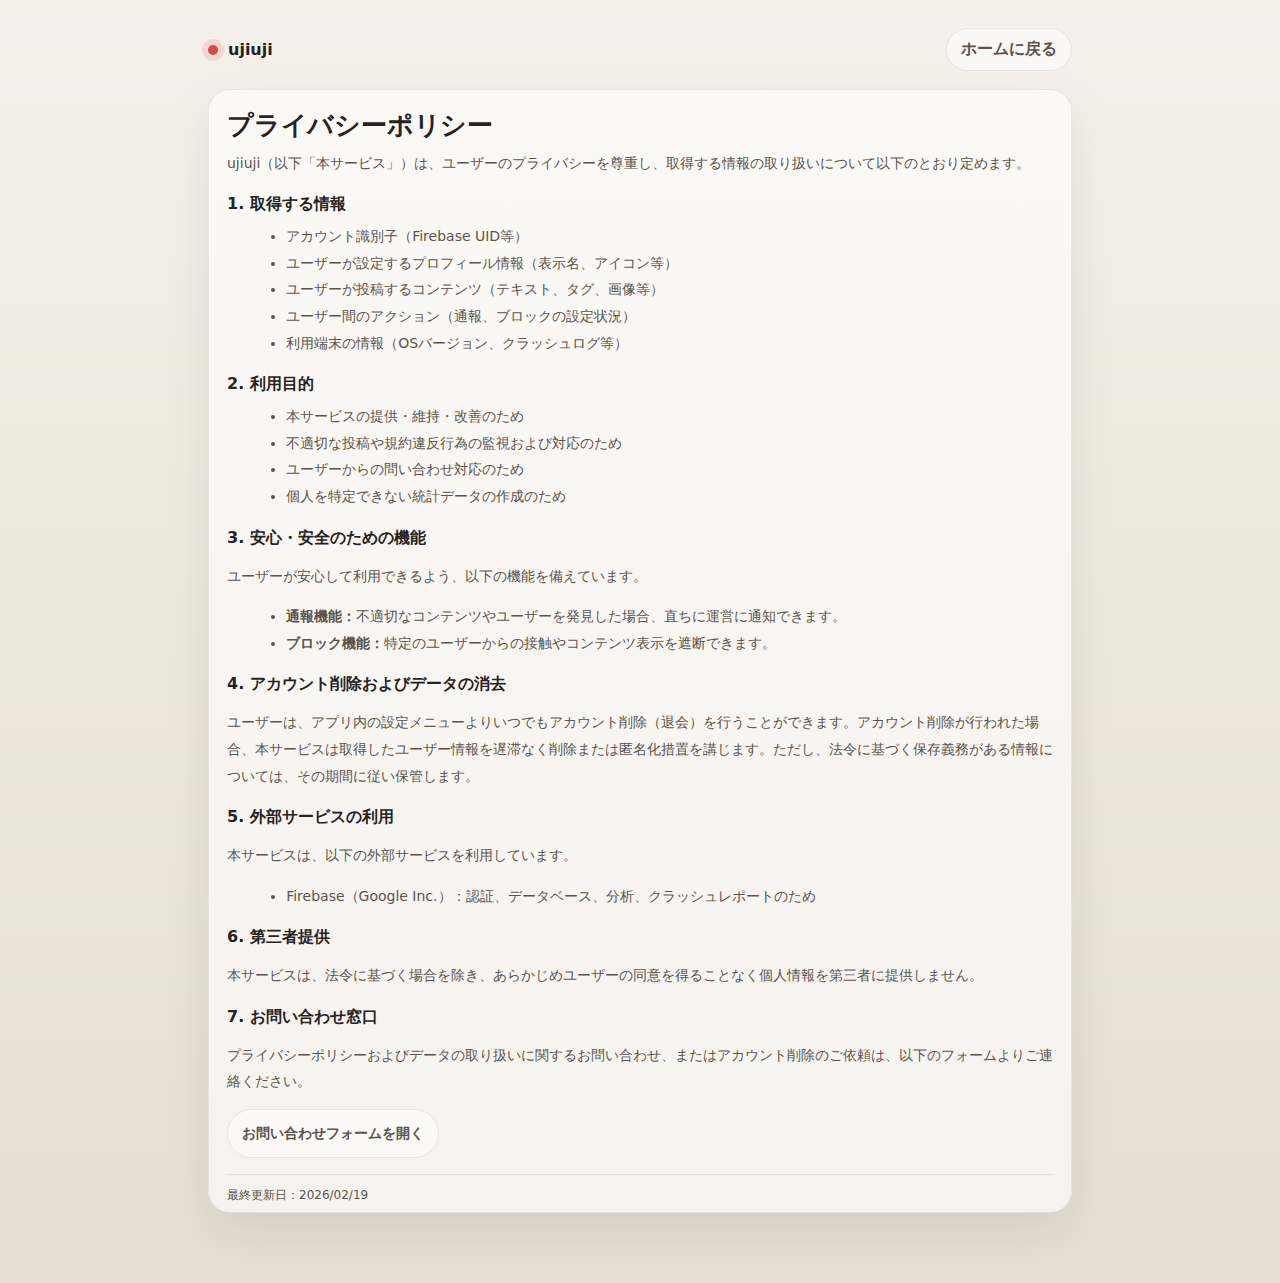
<file: privacy.html>
<!doctype html>
<html lang="ja">
<head>
  <meta charset="utf-8" />
  <meta name="viewport" content="width=device-width,initial-scale=1" />
  <title>プライバシーポリシー｜ujiuji</title>
  <style>
    :root{
      --bg1:#f5f1ea; --bg2:#eee7dd; --bg3:#e6ded3;
      --ink:#26231f; --sub:#5a544c;
      --card:rgba(255,255,255,.62); --line:rgba(0,0,0,.08);
      --accent:#d64a4a; --radius:22px; --shadow:0 18px 50px rgba(0,0,0,.08);
      --max:900px;
    }
    *{box-sizing:border-box}
    body{
      margin:0; color:var(--ink);
      font-family: ui-sans-serif, system-ui, -apple-system, "Hiragino Sans", "Noto Sans JP";
      background: linear-gradient(180deg, var(--bg1), var(--bg2), var(--bg3));
    }
    a{color:inherit}
    .wrap{max-width:var(--max); margin:0 auto; padding:28px 18px 70px}
    .top{display:flex; align-items:center; justify-content:space-between; gap:12px; margin-bottom:18px}
    .brand{display:flex; align-items:center; gap:10px; font-weight:800}
    .dot{width:10px;height:10px;border-radius:999px;background:var(--accent);box-shadow:0 0 0 6px rgba(214,74,74,.14)}
    .btn{
      display:inline-flex; align-items:center; justify-content:center;
      padding:10px 14px; border-radius:999px;
      border:1px solid var(--line);
      background:rgba(255,255,255,.55);
      text-decoration:none; font-weight:600; color:var(--sub);
    }
    .card{
      border:1px solid var(--line);
      border-radius:var(--radius);
      background:var(--card);
      box-shadow:var(--shadow);
      padding:18px 18px 8px;
    }
    h1{margin:0 0 8px; font-size:26px; letter-spacing:-.2px}
    .lead{margin:0 0 18px; color:var(--sub); line-height:1.8}
    h2{margin:18px 0 8px; font-size:16px}
    p, li{color:var(--sub); line-height:1.9; font-size:14px}
    ul{margin:6px 0 12px 1.2em}
    .foot{margin-top:16px; padding-top:12px; border-top:1px solid var(--line); color:var(--sub); font-size:12px}
  </style>
</head>
<body>
  <div class="wrap">
    <div class="top">
      <div class="brand"><span class="dot"></span><span>ujiuji</span></div>
      <a class="btn" href="index.html">ホームに戻る</a>
    </div>

    <div class="card">
      <h1>プライバシーポリシー</h1>
      <p class="lead">
        ujiuji（以下「本サービス」）は、ユーザーのプライバシーを尊重し、取得する情報の取り扱いについて以下のとおり定めます。
      </p>

      <h2>1. 取得する情報</h2>
      <ul>
        <li>アカウント識別子（Firebase UID等）</li>
        <li>ユーザーが設定するプロフィール情報（表示名、アイコン等）</li>
        <li>ユーザーが投稿するコンテンツ（テキスト、タグ、画像等）</li>
        <li>ユーザー間のアクション（通報、ブロックの設定状況）</li>
        <li>利用端末の情報（OSバージョン、クラッシュログ等）</li>
      </ul>

      <h2>2. 利用目的</h2>
      <ul>
        <li>本サービスの提供・維持・改善のため</li>
        <li>不適切な投稿や規約違反行為の監視および対応のため</li>
        <li>ユーザーからの問い合わせ対応のため</li>
        <li>個人を特定できない統計データの作成のため</li>
      </ul>

      <h2>3. 安心・安全のための機能</h2>
      <p>
        ユーザーが安心して利用できるよう、以下の機能を備えています。
      </p>
      <ul>
        <li><strong>通報機能：</strong>不適切なコンテンツやユーザーを発見した場合、直ちに運営に通知できます。</li>
        <li><strong>ブロック機能：</strong>特定のユーザーからの接触やコンテンツ表示を遮断できます。</li>
      </ul>

      <h2>4. アカウント削除およびデータの消去</h2>
      <p>
        ユーザーは、アプリ内の設定メニューよりいつでもアカウント削除（退会）を行うことができます。アカウント削除が行われた場合、本サービスは取得したユーザー情報を遅滞なく削除または匿名化措置を講じます。ただし、法令に基づく保存義務がある情報については、その期間に従い保管します。
      </p>

      <h2>5. 外部サービスの利用</h2>
      <p>
        本サービスは、以下の外部サービスを利用しています。
      </p>
      <ul>
        <li>Firebase（Google Inc.）：認証、データベース、分析、クラッシュレポートのため</li>
      </ul>

      <h2>6. 第三者提供</h2>
      <p>
        本サービスは、法令に基づく場合を除き、あらかじめユーザーの同意を得ることなく個人情報を第三者に提供しません。
      </p>

      <h2>7. お問い合わせ窓口</h2>
      <p>
        プライバシーポリシーおよびデータの取り扱いに関するお問い合わせ、またはアカウント削除のご依頼は、以下のフォームよりご連絡ください。
      </p>
      <p style="margin-top: 10px;">
        <a href="https://forms.gle/LfDMCd4YSiCD3jkT8" target="_blank" rel="noopener noreferrer" class="btn" style="display: inline-block;">
          お問い合わせフォームを開く
        </a>
      </p>
      
      <div class="foot">最終更新日：2026/02/19</div>
    </div>
  </div>
</body>
</html>
</file>
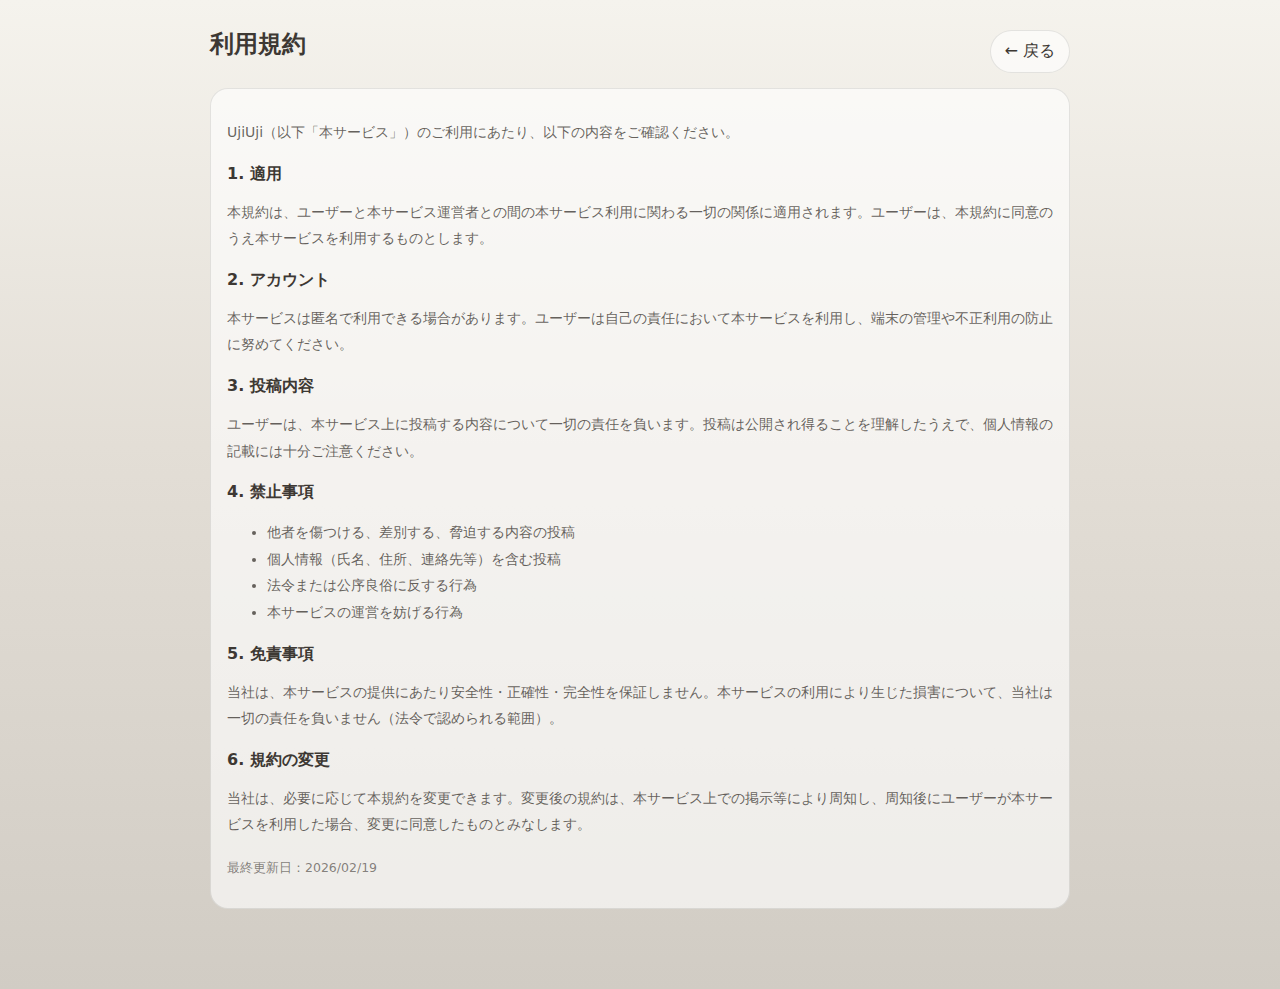
<file: terms.html>
<!doctype html>
<html lang="ja">
<head>
  <meta charset="utf-8" />
  <meta name="viewport" content="width=device-width, initial-scale=1" />
  <title>利用規約 - UjiUji</title>
  <style>
    body{ margin:0; font-family: system-ui, -apple-system, "Hiragino Sans", "Noto Sans JP", sans-serif; color:#3d3833;
      background: linear-gradient(180deg,#f5f3ed,#e3ded6 45%,#d1ccc4); }
    .wrap{ max-width:860px; margin:0 auto; padding:28px 18px 80px; }
    a{ color:inherit; }
    .card{ background: rgba(255,255,255,.62); border:1px solid rgba(61,56,51,.12); border-radius:18px; padding:16px; }
    h1{ margin:0 0 14px; font-size:24px; }
    h2{ margin:18px 0 8px; font-size:16px; }
    p,li{ color: rgba(61,56,51,.78); line-height:1.9; font-size:14px; }
    .top{ display:flex; justify-content:space-between; align-items:center; gap:14px; margin-bottom:14px; }
    .btn{ display:inline-block; padding:10px 14px; border-radius:999px; background: rgba(255,255,255,.62); border:1px solid rgba(61,56,51,.12); text-decoration:none; }
  </style>
</head>
<body>
  <div class="wrap">
    <div class="top">
      <h1>利用規約</h1>
      <a class="btn" href="index.html">← 戻る</a>
    </div>

    <div class="card">
      <p>UjiUji（以下「本サービス」）のご利用にあたり、以下の内容をご確認ください。</p>

      <h2>1. 適用</h2>
      <p>本規約は、ユーザーと本サービス運営者との間の本サービス利用に関わる一切の関係に適用されます。ユーザーは、本規約に同意のうえ本サービスを利用するものとします。</p>

      <h2>2. アカウント</h2>
      <p>本サービスは匿名で利用できる場合があります。ユーザーは自己の責任において本サービスを利用し、端末の管理や不正利用の防止に努めてください。</p>

      <h2>3. 投稿内容</h2>
      <p>ユーザーは、本サービス上に投稿する内容について一切の責任を負います。投稿は公開され得ることを理解したうえで、個人情報の記載には十分ご注意ください。</p>

      <h2>4. 禁止事項</h2>
      <ul>
        <li>他者を傷つける、差別する、脅迫する内容の投稿</li>
        <li>個人情報（氏名、住所、連絡先等）を含む投稿</li>
        <li>法令または公序良俗に反する行為</li>
        <li>本サービスの運営を妨げる行為</li>
      </ul>

      <h2>5. 免責事項</h2>
      <p>当社は、本サービスの提供にあたり安全性・正確性・完全性を保証しません。本サービスの利用により生じた損害について、当社は一切の責任を負いません（法令で認められる範囲）。</p>

      <h2>6. 規約の変更</h2>
      <p>当社は、必要に応じて本規約を変更できます。変更後の規約は、本サービス上での掲示等により周知し、周知後にユーザーが本サービスを利用した場合、変更に同意したものとみなします。</p>

      <p style="margin-top:18px; font-size:12.5px; color: rgba(61,56,51,.62);">
        最終更新日：2026/02/19
      </p>
    </div>
  </div>
</body>
</html>
</file>
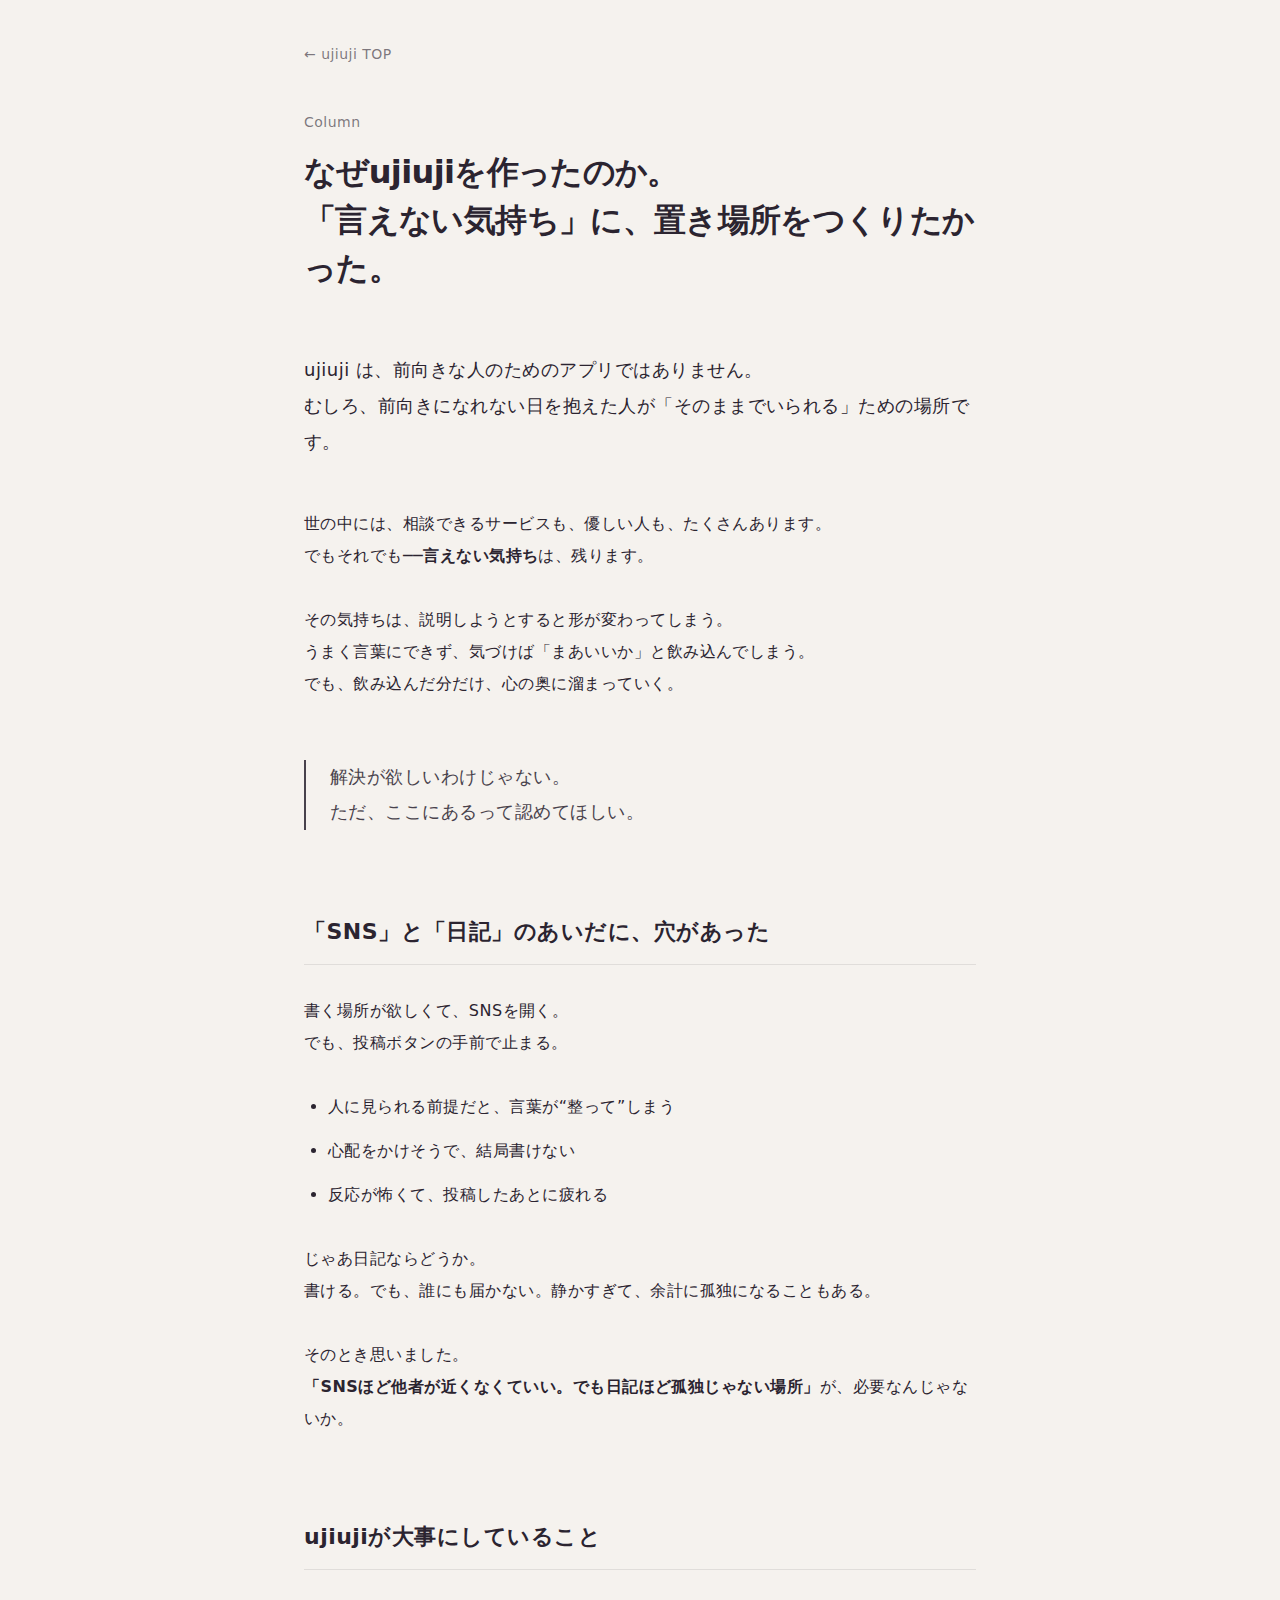
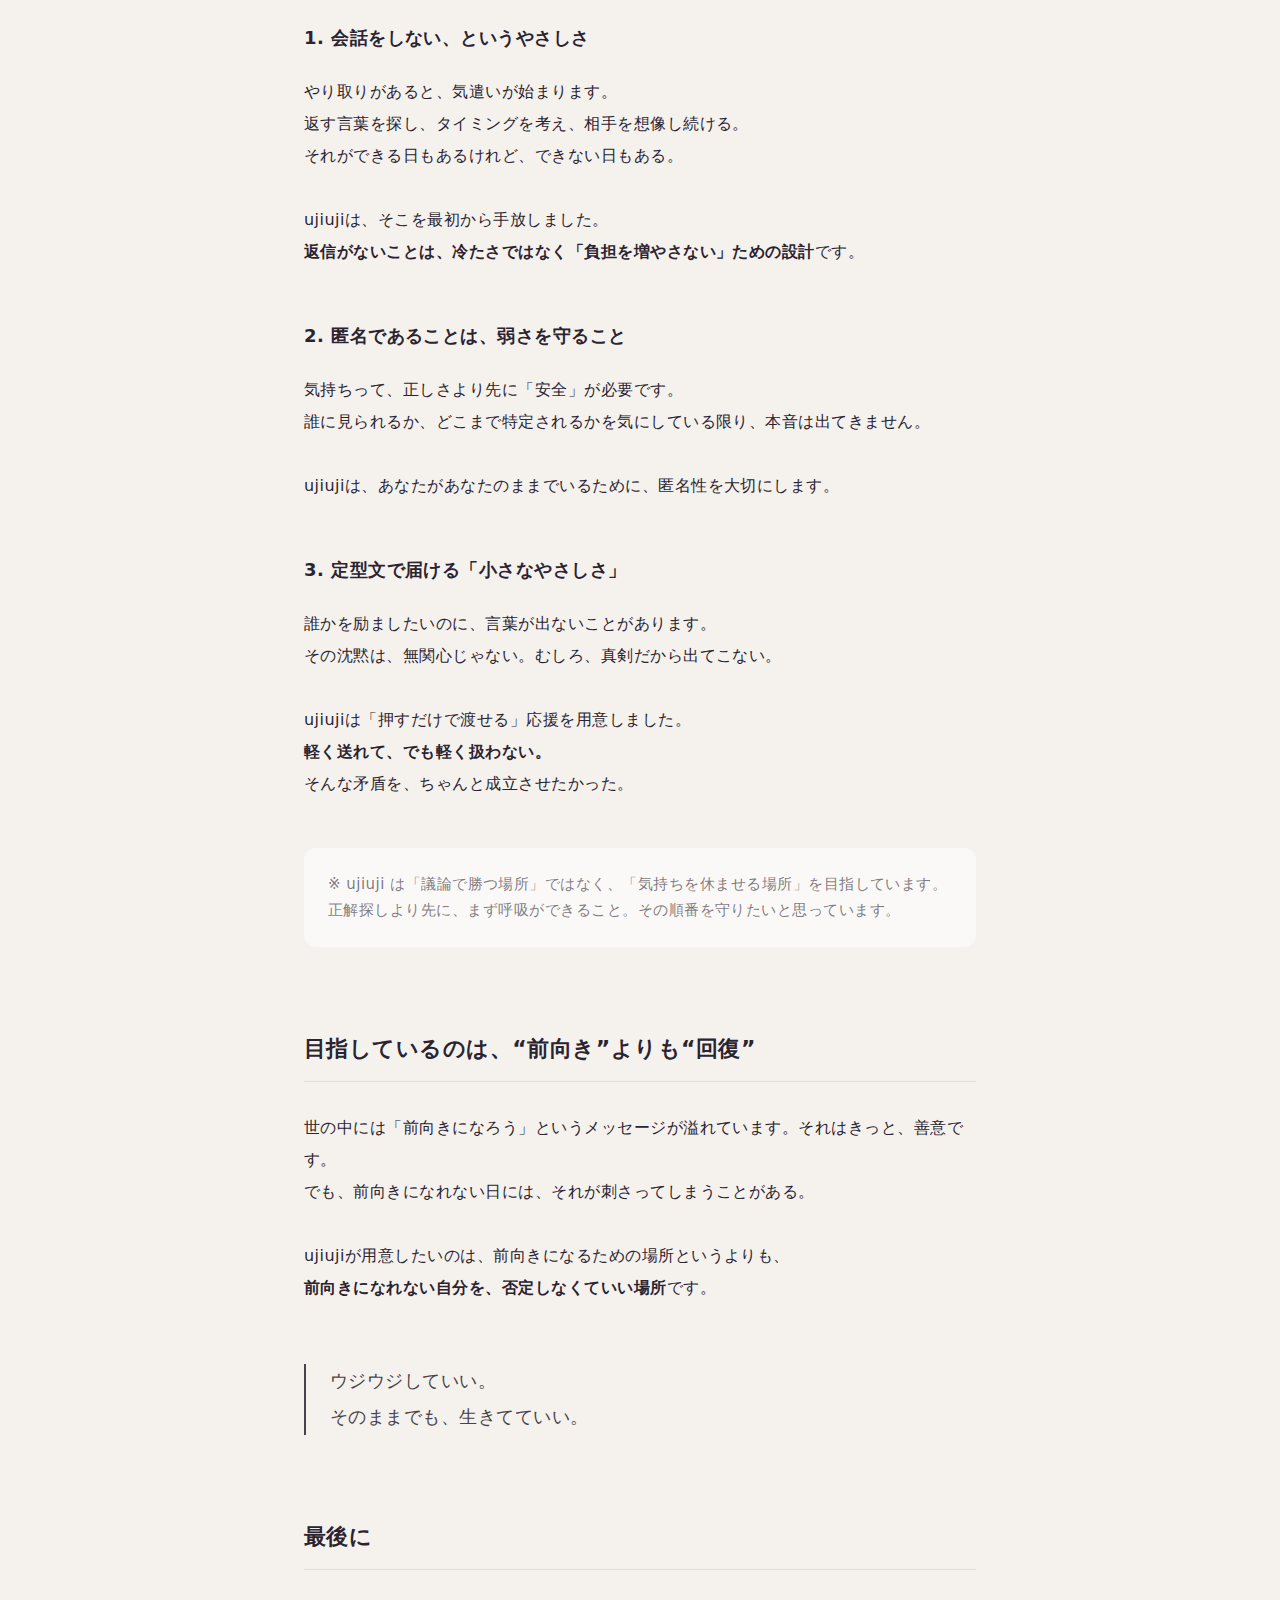
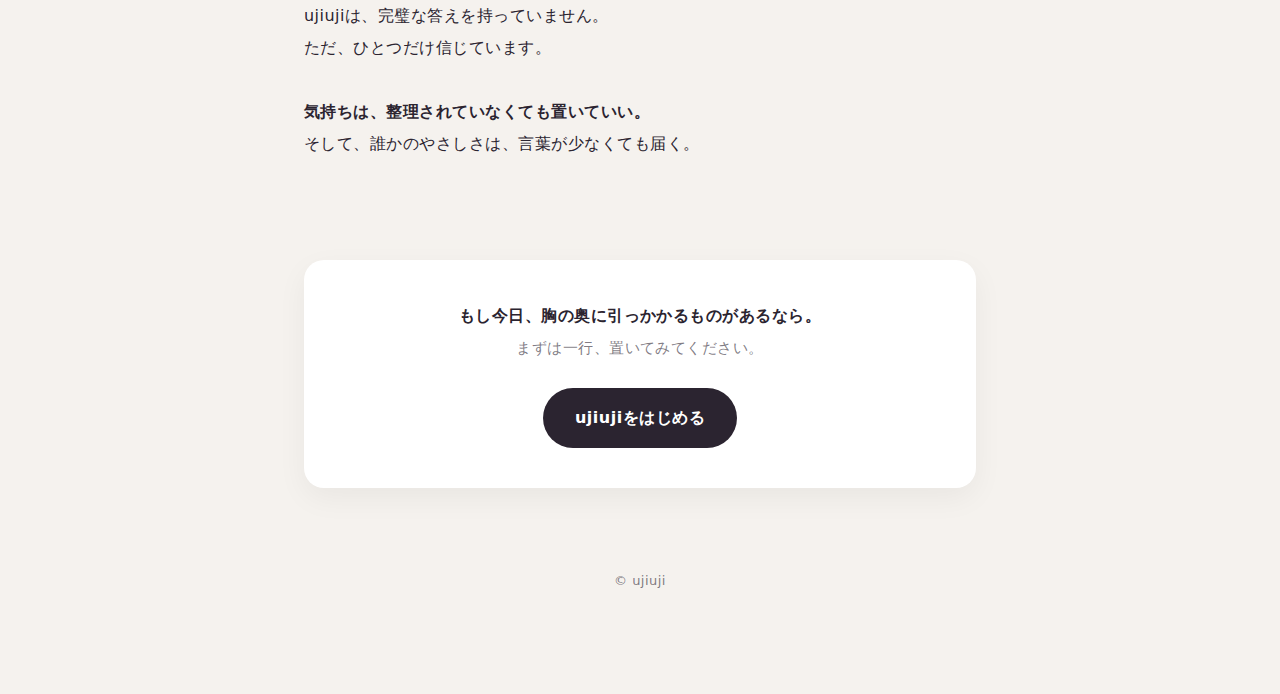
<file: articles/ujiuji-background.html>
<!doctype html>
<html lang="ja">
<head>
  <meta charset="utf-8">
  <meta name="viewport" content="width=device-width, initial-scale=1">
  <title>なぜujiujiを作ったのか｜背景・思い</title>
  <meta name="description" content="言えない気持ちの置き場所がない。SNSでも日記でも救われなかった“ウジウジ”のために、返信のないやさしさを設計したアプリujiujiの背景と思い。">

  <style>
    :root {
      /* 色味はujiujiのトーンを維持 */
      --bg: #f5f2ee;
      --text: #2b2430;
      --muted: rgba(43,36,48,0.6);
      --accent: #2b2430;
      --line: rgba(43,36,48,0.1);
      --max: 720px; /* 読みやすさを追求した幅 */
    }

    * { box-sizing: border-box; }
    
    body {
      margin: 0;
      font-family: ui-sans-serif, system-ui, -apple-system, "Hiragino Sans", "Noto Sans JP", sans-serif;
      background-color: var(--bg);
      color: var(--text);
      line-height: 2; /* 行間を広めに */
      letter-spacing: 0.03em;
      -webkit-font-smoothing: antialiased;
    }

    /* 上部の簡易ナビゲーション */
    .nav {
      max-width: var(--max);
      margin: 0 auto;
      padding: 40px 24px 0;
      font-size: 14px;
    }
    .nav a {
      color: var(--muted);
      text-decoration: none;
    }
    .nav a:hover { color: var(--text); }

    .wrap {
      max-width: var(--max);
      margin: 0 auto;
      padding: 40px 24px 100px;
    }

    /* 記事ヘッダー */
    .article-header {
      margin-bottom: 60px;
    }
    
    .date {
      font-size: 14px;
      color: var(--muted);
      display: block;
      margin-bottom: 12px;
    }

    h1 {
      font-size: clamp(24px, 5vw, 32px);
      line-height: 1.5;
      margin: 0;
      font-weight: 700;
      letter-spacing: -0.02em;
    }

    /* 本文スタイル */
    .content h2 {
      font-size: 22px;
      margin: 80px 0 30px;
      padding-bottom: 10px;
      border-bottom: 1px solid var(--line);
    }

    .content h3 {
      font-size: 18px;
      margin: 50px 0 20px;
    }

    .content p {
      margin: 0 0 32px;
    }

    .lead {
      font-size: 18px;
      color: var(--text);
      font-weight: 500;
      margin-bottom: 48px !important;
    }

    /* 引用（大事な言葉） */
    .quote {
      margin: 60px 0;
      padding: 0 24px;
      border-left: 2px solid var(--text);
      font-style: normal;
      font-size: 1.1em;
      color: var(--text);
      opacity: 0.85;
    }

    /* リスト */
    ul {
      margin: 32px 0;
      padding-left: 1.5em;
    }
    li {
      margin-bottom: 12px;
    }

    /* 注釈 */
    .note {
      margin: 48px 0;
      padding: 24px;
      background: rgba(255, 255, 255, 0.5);
      border-radius: 12px;
      font-size: 15px;
      color: var(--muted);
      line-height: 1.7;
    }

    /* 下部のCTA（アプリへの誘導） */
    .cta {
      margin-top: 100px;
      padding: 40px;
      background: #fff;
      border-radius: 20px;
      text-align: center;
      box-shadow: 0 10px 30px rgba(0,0,0,0.05);
    }

    .btn {
      display: inline-block;
      margin-top: 24px;
      padding: 14px 32px;
      background: var(--text);
      color: #fff;
      border-radius: 999px;
      text-decoration: none;
      font-weight: 600;
      transition: opacity 0.2s;
    }
    .btn:hover { opacity: 0.8; }

    footer {
      margin-top: 80px;
      text-align: center;
      font-size: 13px;
      color: var(--muted);
    }

    @media (max-width: 640px) {
      .wrap { padding: 30px 20px 80px; }
      .cta { padding: 30px 20px; }
    }
  </style>
</head>

<body>
  <nav class="nav">
    <a href="../index.html">← ujiuji TOP</a>
  </nav>

  <main class="wrap">
    <article>
      <header class="article-header">
        <span class="date">Column</span>
        <h1>なぜujiujiを作ったのか。<br>「言えない気持ち」に、置き場所をつくりたかった。</h1>
      </header>

      <div class="content">
        <p class="lead">
          ujiuji は、前向きな人のためのアプリではありません。<br>
          むしろ、前向きになれない日を抱えた人が「そのままでいられる」ための場所です。
        </p>

        <p>
          世の中には、相談できるサービスも、優しい人も、たくさんあります。<br>
          でもそれでも──<strong>言えない気持ち</strong>は、残ります。
        </p>

        <p>
          その気持ちは、説明しようとすると形が変わってしまう。<br>
          うまく言葉にできず、気づけば「まあいいか」と飲み込んでしまう。<br>
          でも、飲み込んだ分だけ、心の奥に溜まっていく。
        </p>

        <div class="quote">
          解決が欲しいわけじゃない。<br>
          ただ、ここにあるって認めてほしい。
        </div>

        <h2>「SNS」と「日記」のあいだに、穴があった</h2>

        <p>
          書く場所が欲しくて、SNSを開く。<br>
          でも、投稿ボタンの手前で止まる。
        </p>

        <ul>
          <li>人に見られる前提だと、言葉が“整って”しまう</li>
          <li>心配をかけそうで、結局書けない</li>
          <li>反応が怖くて、投稿したあとに疲れる</li>
        </ul>

        <p>
          じゃあ日記ならどうか。<br>
          書ける。でも、誰にも届かない。静かすぎて、余計に孤独になることもある。
        </p>

        <p>
          そのとき思いました。<br>
          <strong>「SNSほど他者が近くなくていい。でも日記ほど孤独じゃない場所」</strong>が、必要なんじゃないか。
        </p>

        <h2>ujiujiが大事にしていること</h2>

        <h3>1. 会話をしない、というやさしさ</h3>
        <p>
          やり取りがあると、気遣いが始まります。<br>
          返す言葉を探し、タイミングを考え、相手を想像し続ける。<br>
          それができる日もあるけれど、できない日もある。
        </p>
        <p>
          ujiujiは、そこを最初から手放しました。<br>
          <strong>返信がないことは、冷たさではなく「負担を増やさない」ための設計</strong>です。
        </p>

        <h3>2. 匿名であることは、弱さを守ること</h3>
        <p>
          気持ちって、正しさより先に「安全」が必要です。<br>
          誰に見られるか、どこまで特定されるかを気にしている限り、本音は出てきません。
        </p>
        <p>
          ujiujiは、あなたがあなたのままでいるために、匿名性を大切にします。
        </p>

        <h3>3. 定型文で届ける「小さなやさしさ」</h3>
        <p>
          誰かを励ましたいのに、言葉が出ないことがあります。<br>
          その沈黙は、無関心じゃない。むしろ、真剣だから出てこない。
        </p>
        <p>
          ujiujiは「押すだけで渡せる」応援を用意しました。<br>
          <strong>軽く送れて、でも軽く扱わない。</strong><br>
          そんな矛盾を、ちゃんと成立させたかった。
        </p>

        <div class="note">
          ※ ujiuji は「議論で勝つ場所」ではなく、「気持ちを休ませる場所」を目指しています。<br>
          正解探しより先に、まず呼吸ができること。その順番を守りたいと思っています。
        </div>

        <h2>目指しているのは、“前向き”よりも“回復”</h2>

        <p>
          世の中には「前向きになろう」というメッセージが溢れています。それはきっと、善意です。<br>
          でも、前向きになれない日には、それが刺さってしまうことがある。
        </p>

        <p>
          ujiujiが用意したいのは、前向きになるための場所というよりも、<br>
          <strong>前向きになれない自分を、否定しなくていい場所</strong>です。
        </p>

        <div class="quote">
          ウジウジしていい。<br>
          そのままでも、生きてていい。
        </div>

        <h2>最後に</h2>

        <p>
          ujiujiは、完璧な答えを持っていません。<br>
          ただ、ひとつだけ信じています。
        </p>

        <p>
          <strong>気持ちは、整理されていなくても置いていい。</strong><br>
          そして、誰かのやさしさは、言葉が少なくても届く。
        </p>
      </div>

      <div class="cta">
        <strong>もし今日、胸の奥に引っかかるものがあるなら。</strong><br>
        <span style="font-size: 15px; color: var(--muted);">まずは一行、置いてみてください。</span>
        <br>
        <a class="btn" href="../index.html">ujiujiをはじめる</a>
      </div>

      <footer>
        © ujiuji
      </footer>
    </article>
  </main>
</body>
</html>
</file>
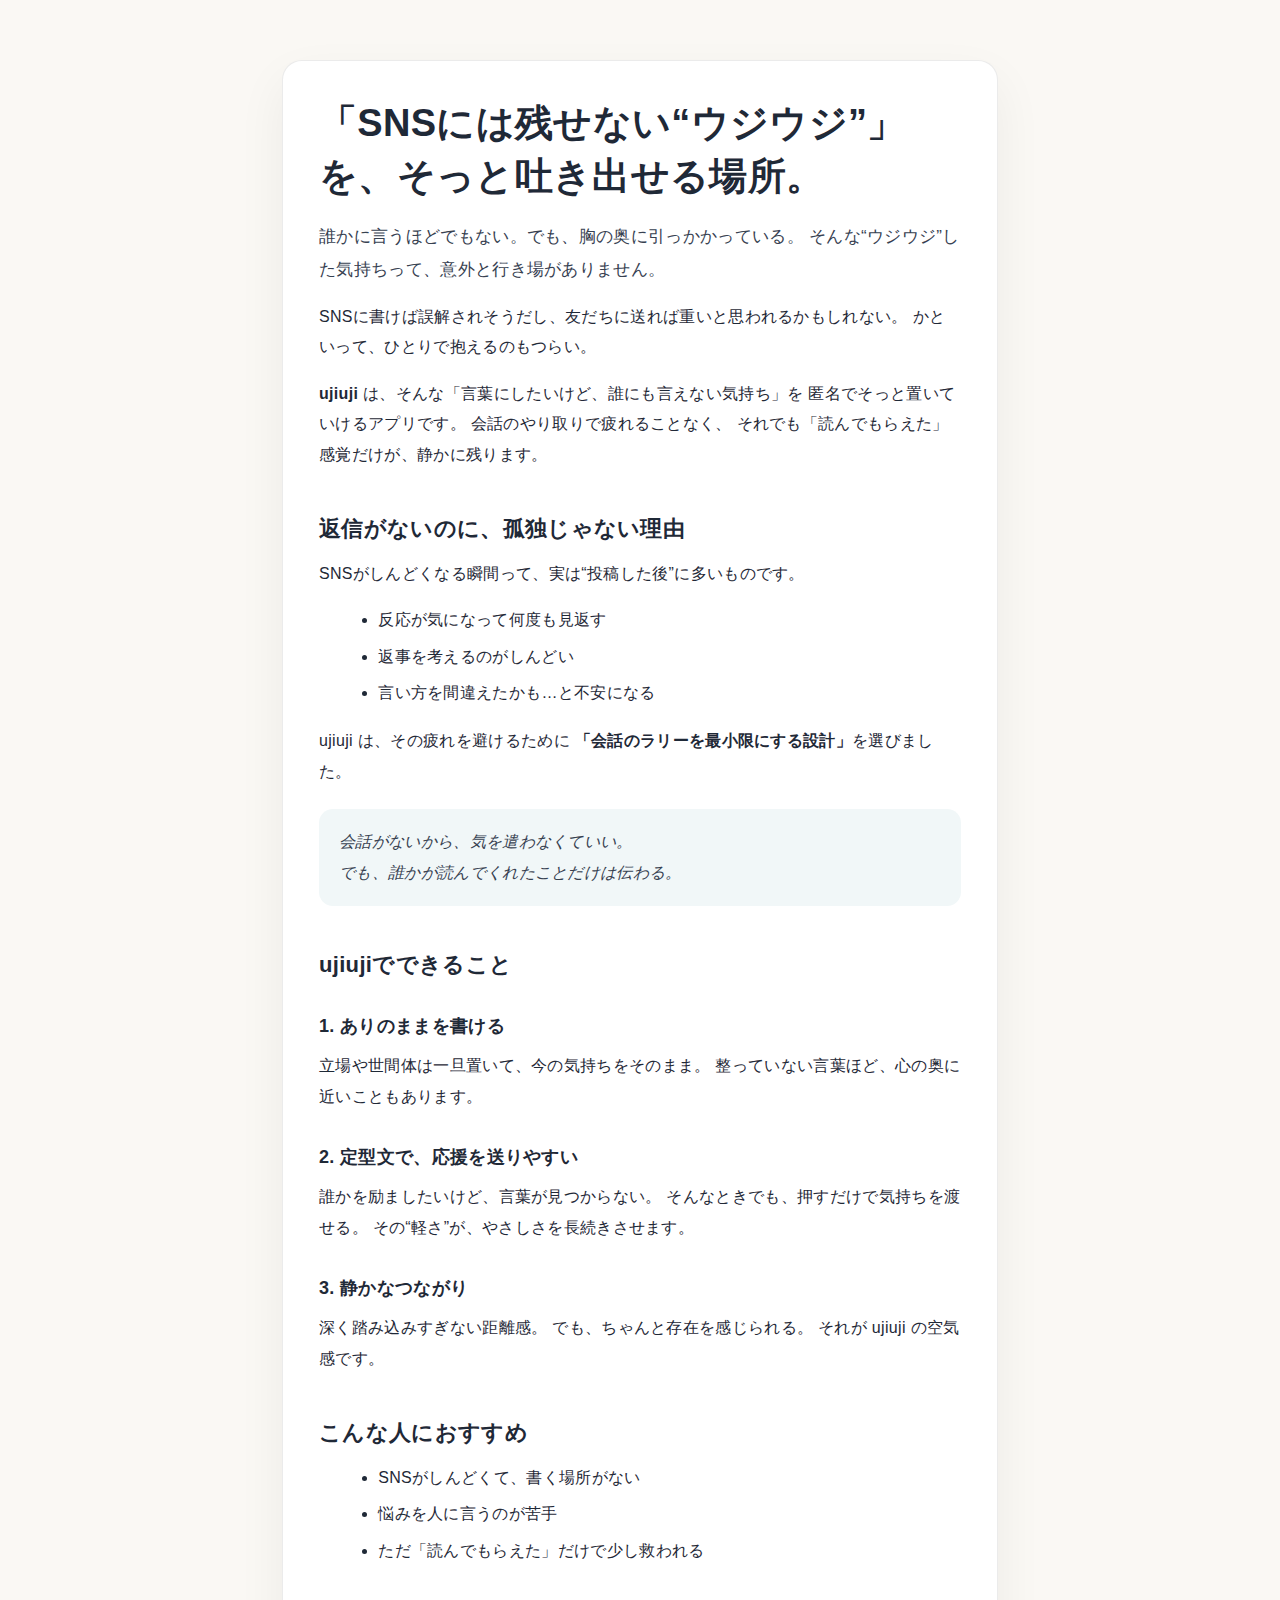
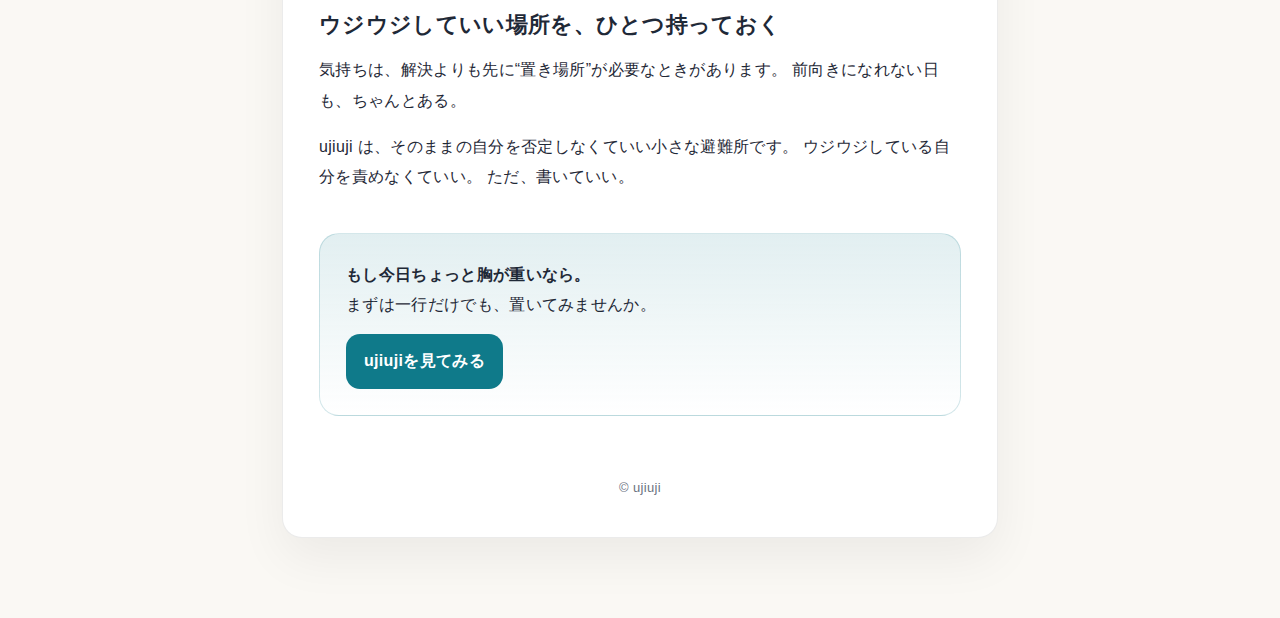
<file: articles/ujiuji-feature.html>
<!doctype html>
<html lang="ja">
<head>
  <meta charset="utf-8">
  <meta name="viewport" content="width=device-width, initial-scale=1">
  <title>SNSには残せない「ウジウジ」を吐き出せる場所｜ujiuji紹介コラム</title>

  <meta name="description" content="フォローも会話もないのに、誰かのやさしさが届く。匿名で気持ちを吐き出せるアプリ『ujiuji』の思想と魅力を紹介します。">

  <style>
    :root{
      --bg:#faf8f4;
      --paper:#ffffff;
      --text:#1f2937;
      --muted:#6b7280;
      --accent:#0f7a8a;
      --line:rgba(0,0,0,.08);
      --shadow:0 20px 50px rgba(0,0,0,.06);
      --radius:20px;
      --max:760px;
    }

    *{box-sizing:border-box}
    body{
      margin:0;
      font-family:-apple-system,BlinkMacSystemFont,"Hiragino Sans","Noto Sans JP",sans-serif;
      background:var(--bg);
      color:var(--text);
      line-height:1.9;
      letter-spacing:.02em;
    }

    .wrap{
      max-width:var(--max);
      margin:0 auto;
      padding:60px 22px 80px;
    }

    h1{
      font-size:clamp(26px,4vw,38px);
      line-height:1.4;
      margin:0 0 18px;
      font-weight:700;
    }

    h2{
      font-size:22px;
      margin:42px 0 14px;
      line-height:1.5;
    }

    h3{
      font-size:18px;
      margin:28px 0 8px;
    }

    p{margin:0 0 16px}

    ul{
      margin:12px 0 18px 1.2em;
    }

    li{margin:6px 0}

    .lead{
      font-size:17px;
      color:#374151;
    }

    .card{
      background:var(--paper);
      border:1px solid var(--line);
      border-radius:var(--radius);
      padding:36px;
      box-shadow:var(--shadow);
    }

    .note{
      margin-top:20px;
      padding:14px 16px;
      background:rgba(15,122,138,.08);
      border-left:4px solid var(--accent);
      border-radius:12px;
      font-size:14px;
      color:#374151;
    }

    .quote{
      margin:22px 0;
      padding:18px 20px;
      background:rgba(15,122,138,.06);
      border-radius:14px;
      font-style:italic;
      color:#374151;
    }

    .cta{
      margin-top:40px;
      padding:26px;
      background:linear-gradient(180deg,rgba(15,122,138,.12),rgba(255,255,255,.9));
      border-radius:var(--radius);
      border:1px solid rgba(15,122,138,.18);
    }

    .btn{
      display:inline-block;
      margin-top:14px;
      padding:12px 18px;
      background:var(--accent);
      color:#fff;
      border-radius:14px;
      text-decoration:none;
      font-weight:600;
    }

    .btn:hover{opacity:.9}

    footer{
      margin-top:60px;
      text-align:center;
      font-size:13px;
      color:var(--muted);
    }
  </style>
</head>

<body>
  <main class="wrap">
    <article class="card">

      <h1>「SNSには残せない“ウジウジ”」を、そっと吐き出せる場所。</h1>

      <p class="lead">
        誰かに言うほどでもない。でも、胸の奥に引っかかっている。
        そんな“ウジウジ”した気持ちって、意外と行き場がありません。
      </p>

      <p>
        SNSに書けば誤解されそうだし、友だちに送れば重いと思われるかもしれない。
        かといって、ひとりで抱えるのもつらい。
      </p>

      <p>
        <strong>ujiuji</strong> は、そんな「言葉にしたいけど、誰にも言えない気持ち」を
        匿名でそっと置いていけるアプリです。
        会話のやり取りで疲れることなく、
        それでも「読んでもらえた」感覚だけが、静かに残ります。
      </p>

      <h2>返信がないのに、孤独じゃない理由</h2>

      <p>
        SNSがしんどくなる瞬間って、実は“投稿した後”に多いものです。
      </p>

      <ul>
        <li>反応が気になって何度も見返す</li>
        <li>返事を考えるのがしんどい</li>
        <li>言い方を間違えたかも…と不安になる</li>
      </ul>

      <p>
        ujiuji は、その疲れを避けるために
        <strong>「会話のラリーを最小限にする設計」</strong>を選びました。
      </p>

      <div class="quote">
        会話がないから、気を遣わなくていい。<br>
        でも、誰かが読んでくれたことだけは伝わる。
      </div>

      <h2>ujiujiでできること</h2>

      <h3>1. ありのままを書ける</h3>
      <p>
        立場や世間体は一旦置いて、今の気持ちをそのまま。
        整っていない言葉ほど、心の奥に近いこともあります。
      </p>

      <h3>2. 定型文で、応援を送りやすい</h3>
      <p>
        誰かを励ましたいけど、言葉が見つからない。
        そんなときでも、押すだけで気持ちを渡せる。
        その“軽さ”が、やさしさを長続きさせます。
      </p>

      <h3>3. 静かなつながり</h3>
      <p>
        深く踏み込みすぎない距離感。
        でも、ちゃんと存在を感じられる。
        それが ujiuji の空気感です。
      </p>

      <h2>こんな人におすすめ</h2>

      <ul>
        <li>SNSがしんどくて、書く場所がない</li>
        <li>悩みを人に言うのが苦手</li>
        <li>ただ「読んでもらえた」だけで少し救われる</li>
      </ul>

      <h2>ウジウジしていい場所を、ひとつ持っておく</h2>

      <p>
        気持ちは、解決よりも先に“置き場所”が必要なときがあります。
        前向きになれない日も、ちゃんとある。
      </p>

      <p>
        ujiuji は、そのままの自分を否定しなくていい小さな避難所です。
        ウジウジしている自分を責めなくていい。
        ただ、書いていい。
      </p>

      <div class="cta">
        <strong>もし今日ちょっと胸が重いなら。</strong><br>
        まずは一行だけでも、置いてみませんか。
        <br>
        <a class="btn" href="../index.html">ujiujiを見てみる</a>
      </div>

      <footer>
        © ujiuji
      </footer>

    </article>
  </main>
</body>
</html>
</file>
